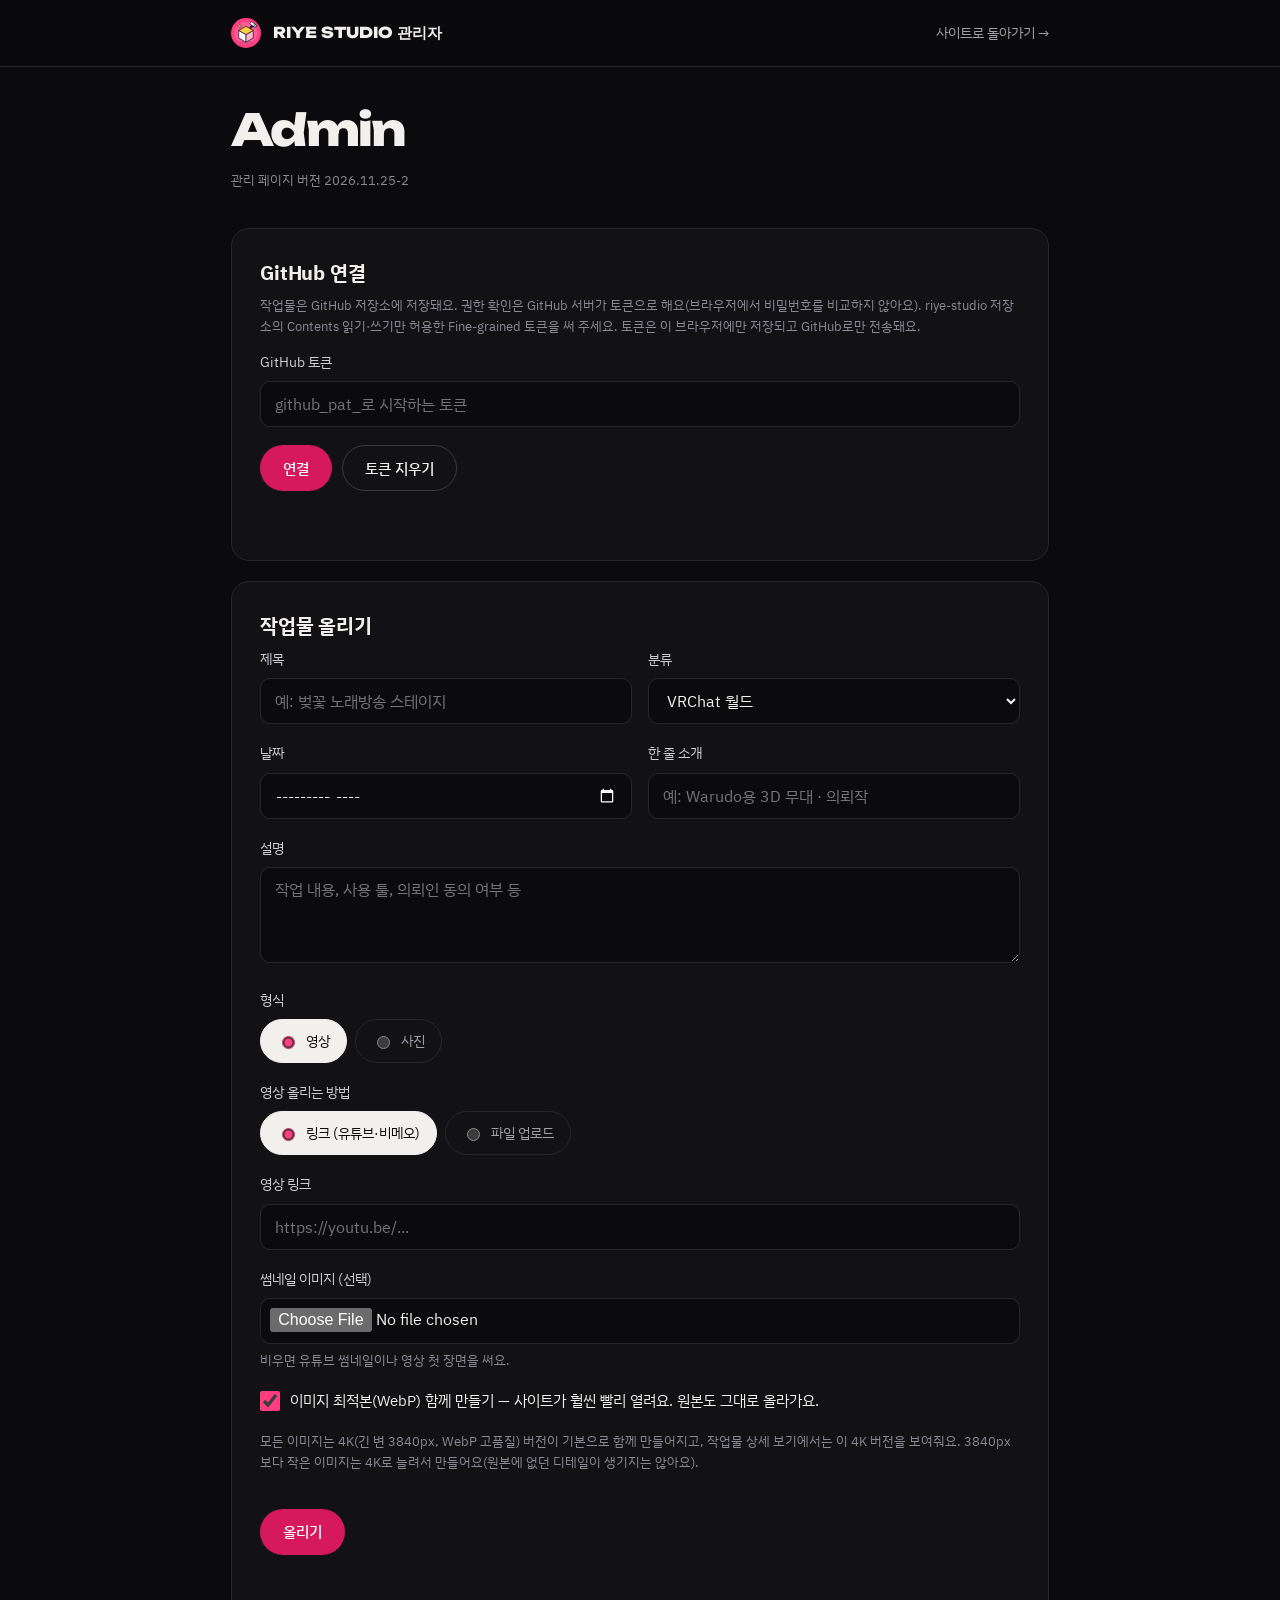
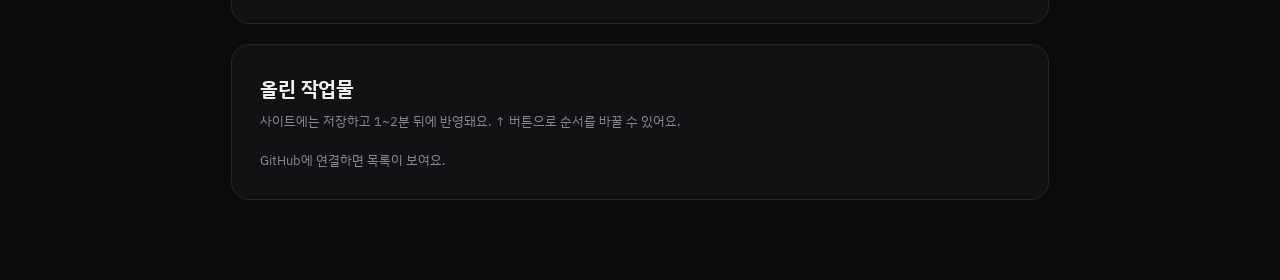
<file: admin.html>
<!DOCTYPE html>
<html lang="ko">
<head>
<meta charset="utf-8">
<meta name="viewport" content="width=device-width, initial-scale=1">
<meta name="robots" content="noindex">
<title>RIYE STUDIO 관리자</title>
<link rel="icon" href="assets/logo.svg" type="image/svg+xml">
<link href="https://fonts.googleapis.com/css2?family=IBM+Plex+Sans+KR:wght@400;500;700&family=Unbounded:wght@600;800&display=swap" rel="stylesheet">
<style>
:root{--bg:#0b0b0d;--bg2:#121215;--bg3:#1a1a1f;--line:#26262c;--ink:#f2f0ec;--mute:#a3a0aa;--dim:#8b8893;--pink:#ff3d7f;--ok:#5fd99a;color-scheme:dark}
*{box-sizing:border-box;min-width:0}
body{margin:0;background:var(--bg);color:var(--ink);font:16px/1.6 "IBM Plex Sans KR",system-ui,sans-serif}
header{position:sticky;top:0;z-index:5;background:rgba(11,11,13,.85);backdrop-filter:blur(12px);border-bottom:1px solid var(--line)}
.hd{max-width:920px;margin:0 auto;padding:12px max(4vw,16px);display:flex;align-items:center;gap:12px}
.hd img{border-radius:50%}
.hd b{font:800 15px Unbounded,sans-serif;margin-right:auto}
.hd a{color:var(--mute);font-size:14px;text-decoration:none;padding:10px 0}
.hd a:hover{color:var(--ink)}
main{max-width:920px;margin:0 auto;padding:32px max(4vw,16px) 80px;display:grid;gap:20px}
h1{font:800 clamp(28px,5vw,44px)/1.05 Unbounded,sans-serif;letter-spacing:-.04em;margin:8px 0 4px}
h2{font-size:20px;margin:0 0 6px;letter-spacing:-.01em}
section{background:var(--bg2);border:1px solid var(--line);border-radius:18px;padding:clamp(18px,3vw,28px)}
label,legend{font-size:14px;color:#cfccd4;display:block;margin-bottom:8px;padding:0}
input,select,textarea{width:100%;font:16px "IBM Plex Sans KR",sans-serif;color:var(--ink);background:var(--bg);border:1px solid var(--line);border-radius:10px;padding:10px 14px;min-height:46px}
input[type=file]{padding:9px}
input:focus-visible,select:focus-visible,textarea:focus-visible,button:focus-visible,a:focus-visible{outline:2px solid var(--pink);outline-offset:2px}
textarea{min-height:96px;resize:vertical}
fieldset{border:0;padding:0;margin:0}
.grid{display:grid;gap:18px}
.two{display:grid;grid-template-columns:minmax(0,1fr) minmax(0,1fr);gap:16px}
.seg{display:flex;flex-wrap:wrap;gap:8px}
.seg label{display:inline-flex;align-items:center;gap:8px;min-height:44px;padding:0 16px;border:1px solid var(--line);border-radius:999px;cursor:pointer;margin:0;color:var(--mute)}
.seg input{width:auto;min-height:0;accent-color:var(--pink)}
.seg label:has(input:checked){background:var(--ink);border-color:var(--ink);color:var(--bg)}
.check{display:flex;gap:10px;align-items:flex-start;font-size:15px;color:var(--ink);cursor:pointer;margin:0}
.check input{width:20px;height:20px;min-height:0;margin:2px 0 0;accent-color:var(--pink)}
.btn{min-height:46px;padding:0 22px;border-radius:999px;border:1px solid transparent;background:#d6185c;color:#fff;font:500 15px "IBM Plex Sans KR",sans-serif;cursor:pointer}
.btn.g{background:transparent;border-color:#3a3a42;color:var(--ink)}
.btn:disabled{opacity:.5;cursor:progress}
.row{display:flex;flex-wrap:wrap;gap:10px;align-items:center}
.hint{font-size:13px;color:var(--dim);margin:6px 0 0}
.status{font-size:15px;min-height:1.5em;margin:0}
.ok{color:var(--ok)}.bad{color:#ff6a9c}
.list{display:grid;gap:10px}
.item{display:flex;align-items:center;gap:12px;border:1px solid var(--line);border-radius:12px;padding:10px;background:var(--bg)}
.item img{width:72px;height:54px;object-fit:cover;border-radius:8px;flex:none;background:var(--bg3)}
.item div{flex:1}.item b{display:block;line-height:1.3}.item span{font-size:13px;color:var(--mute)}
.item button{min-height:40px;min-width:40px;padding:0 12px;border-radius:999px;border:1px solid var(--line);background:transparent;color:var(--ink);cursor:pointer;font-size:14px}
.item button:hover{border-color:var(--ink)}
.files{display:grid;gap:4px;font-size:14px;color:var(--mute)}
.bar{height:6px;border-radius:99px;background:var(--line);overflow:hidden;margin-top:10px}.bar i{display:block;height:100%;width:0;background:var(--pink);transition:width .2s}
.edit{border-color:var(--pink)}
[hidden]{display:none!important}
@media(max-width:600px){.two{grid-template-columns:minmax(0,1fr)}.item{flex-wrap:wrap}.item img{width:56px;height:42px}.row .btn{flex:1}}
</style>
</head>
<body>
<header><div class="hd"><img src="assets/logo.svg" alt="" width="30" height="30"><b>RIYE STUDIO 관리자</b><a href="./">사이트로 돌아가기 →</a></div></header>
<main>
<h1>Admin</h1>
<p class="hint" style="margin:-8px 0 18px">관리 페이지 버전 2026.11.25-2</p>

<section id="auth">
  <h2>GitHub 연결</h2>
  <p class="hint" style="margin:0 0 14px">작업물은 GitHub 저장소에 저장돼요. 권한 확인은 GitHub 서버가 토큰으로 해요(브라우저에서 비밀번호를 비교하지 않아요). riye-studio 저장소의 Contents 읽기·쓰기만 허용한 Fine-grained 토큰을 써 주세요. 토큰은 이 브라우저에만 저장되고 GitHub로만 전송돼요.</p>
  <div class="grid">
    <div><label for="tok">GitHub 토큰</label><input id="tok" type="password" autocomplete="off" placeholder="github_pat_로 시작하는 토큰"></div>
    <div class="row"><button class="btn" id="connect" type="button">연결</button><button class="btn g" id="logout" type="button">토큰 지우기</button></div>
    <p class="status" id="authMsg" role="status"></p>
  </div>
</section>

<section id="add">
  <h2>작업물 올리기</h2>
  <form id="f" class="grid" novalidate>
    <div class="two">
      <div><label for="title">제목</label><input id="title" placeholder="예: 벚꽃 노래방송 스테이지"></div>
      <div><label for="cat">분류</label><select id="cat"><option>VRChat 월드</option><option>방송 배경·무대</option><option>3D 모델링</option><option>영상</option><option>사진</option><option>기타</option></select></div>
    </div>
    <div id="subBox" hidden><label for="sub">영상 세부 분류</label><select id="sub" data-vsub></select><p class="hint">숏폼, 롱폼, 게임 영상처럼 사이트에서 영상을 더 잘게 나눠 보여줘요.</p></div>
    <div class="two">
      <div><label for="date">날짜</label><input id="date" type="month"></div>
      <div><label for="desc0">한 줄 소개</label><input id="desc0" placeholder="예: Warudo용 3D 무대 · 의뢰작"></div>
    </div>
    <div><label for="desc">설명</label><textarea id="desc" placeholder="작업 내용, 사용 툴, 의뢰인 동의 여부 등"></textarea></div>

    <fieldset><legend>형식</legend>
      <div class="seg"><label><input type="radio" name="kind" value="video" checked>영상</label><label><input type="radio" name="kind" value="photo">사진</label></div>
    </fieldset>

    <div id="videoBox" class="grid">
      <fieldset><legend>영상 올리는 방법</legend>
        <div class="seg"><label><input type="radio" name="vsrc" value="link" checked>링크 (유튜브·비메오)</label><label><input type="radio" name="vsrc" value="file">파일 업로드</label></div>
      </fieldset>
      <div id="vLink"><label for="url">영상 링크</label><input id="url" inputmode="url" placeholder="https://youtu.be/..."></div>
      <div id="vFile" hidden><label for="vfile">영상 파일</label><input id="vfile" type="file" accept="video/*"><p class="hint">mp4(H.264) 권장. 파일 하나 최대 95MB까지, 긴 영상은 유튜브 링크를 추천해요.</p></div>
      <div><label for="thumb">썸네일 이미지 (선택)</label><input id="thumb" type="file" accept="image/*"><p class="hint">비우면 유튜브 썸네일이나 영상 첫 장면을 써요.</p></div>
    </div>

    <div id="photoBox" class="grid" hidden>
      <div><label for="pfiles">사진·영상 파일</label><input id="pfiles" type="file" accept="image/*,video/*" multiple><p class="hint">사진과 영상을 여러 개 함께 고를 수 있어요. 첫 번째 사진이 썸네일이 돼요. 파일 하나 최대 95MB, 원본 해상도 그대로 저장돼요. 고화질로 보여주려면 긴 변 3840px 이상, 압축을 적게 한 JPG·PNG로 올려 주세요.</p></div>
      <div><label for="plinks">추가 영상 링크 (선택, 줄마다 하나)</label><textarea id="plinks" style="min-height:60px" placeholder="https://youtu.be/..."></textarea></div>
    </div>
    <label class="check"><input type="checkbox" id="optimize" checked> <span>이미지 최적본(WebP) 함께 만들기 — 사이트가 훨씬 빨리 열려요. 원본도 그대로 올라가요.</span></label>
    <p class="hint" style="margin:0">모든 이미지는 4K(긴 변 3840px, WebP 고품질) 버전이 기본으로 함께 만들어지고, 작업물 상세 보기에서는 이 4K 버전을 보여줘요. 3840px보다 작은 이미지는 4K로 늘려서 만들어요(원본에 없던 디테일이 생기지는 않아요).</p>
    <div class="files" id="picked"></div>

    <div><button class="btn" type="submit" id="save">올리기</button><div class="bar" hidden id="bar"><i></i></div></div>
    <p class="status" id="msg" role="status"></p>
  </form>
</section>

<section id="editBox" class="edit" hidden>
  <h2>작업물 정보 수정</h2>
  <p class="hint" style="margin:0 0 14px">제목, 분류, 날짜, 소개, 설명을 고칠 수 있어요. 이미지·영상을 바꾸려면 삭제 후 다시 올려 주세요.</p>
  <form id="ef" class="grid" novalidate>
    <div class="two">
      <div><label for="eTitle">제목</label><input id="eTitle"></div>
      <div><label for="eCat">분류</label><select id="eCat"><option>VRChat 월드</option><option>방송 배경·무대</option><option>3D 모델링</option><option>영상</option><option>사진</option><option>기타</option></select></div>
    </div>
    <div id="eSubBox" hidden><label for="eSub">영상 세부 분류</label><select id="eSub" data-vsub></select></div>
    <div class="two">
      <div><label for="eDate">날짜</label><input id="eDate" type="month"></div>
      <div><label for="eSum">한 줄 소개</label><input id="eSum"></div>
    </div>
    <div><label for="eDesc">설명</label><textarea id="eDesc"></textarea></div>
    <div class="row"><button class="btn" type="submit" id="eSave">저장</button><button class="btn g" type="button" id="eCancel">취소</button></div>
    <p class="status" id="eMsg" role="status"></p>
  </form>
</section>

<section>
  <h2>올린 작업물</h2>
  <p class="hint" style="margin:0 0 12px">사이트에는 저장하고 1~2분 뒤에 반영돼요. ↑ 버튼으로 순서를 바꿀 수 있어요.</p>
  <div class="list" id="list"><p class="hint">GitHub에 연결하면 목록이 보여요.</p></div>
</section>

</main>
<script>
{
const OWNER='Riye-web', REPO='riye-studio', BRANCH='main', API=`https://api.github.com/repos/${OWNER}/${REPO}`;
const $=id=>document.getElementById(id);
const VSUBS=['숏폼','롱폼','게임 영상','제품·광고 영상','인트로·오프닝','뮤직비디오·PV','3D 애니메이션·렌더','방송 하이라이트','기타 영상'];
const normCat=c=>c==='방송용 영상'?'영상':c;
document.querySelectorAll('[data-vsub]').forEach(s=>s.innerHTML=VSUBS.map(v=>`<option>${v}</option>`).join(''));
const subSync=()=>{$('subBox').hidden=$('cat').value!=='영상';$('eSubBox').hidden=$('eCat').value!=='영상'};
$('cat').addEventListener('change',subSync);$('eCat').addEventListener('change',subSync);
const esc=s=>String(s??'').replace(/[&<>"']/g,c=>({'&':'&amp;','<':'&lt;','>':'&gt;','"':'&quot;',"'":'&#39;'}[c]));
let token=''; try{token=localStorage.getItem('riye-gh')||''}catch(e){}
let works=[], worksSha=null, editId=null;

const gh=async(path,opt={})=>{
  const r=await fetch(API+path,{cache:'no-store',...opt,headers:{Authorization:`Bearer ${token}`,Accept:'application/vnd.github+json','X-GitHub-Api-Version':'2022-11-28',...(opt.headers||{})}});
  if(!r.ok){const t=await r.json().catch(()=>({}));const e=new Error(t.message||r.status);e.status=r.status;throw e}
  return r.status===204?null:r.json();
};
const b64Text=s=>btoa(unescape(encodeURIComponent(s)));
const fromB64Text=s=>decodeURIComponent(escape(atob(s.replace(/\n/g,''))));
const blobB64=f=>new Promise((res,rej)=>{const r=new FileReader();r.onload=()=>res(String(r.result).split(',')[1]);r.onerror=rej;r.readAsDataURL(f)});
const slug=s=>s.normalize('NFKD').replace(/[^\w.-]+/g,'-').replace(/-+/g,'-').replace(/^-|-$/g,'').toLowerCase()||'file';
const thumbOf=w=>{if(w.thumbSm||w.thumb)return w.thumbSm||w.thumb;const m=(w.media||[]).find(m=>m.type==='image');return m?(m.sm||m.src):''};

const findBars=bmp=>{
  const sw=Math.max(1,Math.round(bmp.width/8)),sh=Math.max(1,Math.round(bmp.height/8));
  const c=document.createElement('canvas');c.width=sw;c.height=sh;const x=c.getContext('2d',{willReadFrequently:true});x.drawImage(bmp,0,0,sw,sh);
  const d=x.getImageData(0,0,sw,sh).data;const dark=y=>{for(let i=0;i<sw;i++){const o=(y*sw+i)*4;if(Math.max(d[o],d[o+1],d[o+2])>24)return false}return true};
  let top=0,bot=0;while(top<sh/3&&dark(top))top++;while(bot<sh/3&&dark(sh-1-bot))bot++;
  return top>sh*.02&&bot>sh*.02?[Math.round(top*bmp.height/sh),Math.round(bot*bmp.height/sh)]:[0,0];
};
// WebP 최적본: 긴 변 기준으로 줄여서 WebP로 변환 (GIF·SVG는 원본만)
const toWebp=async(file,max,q=.82,up=false)=>{
  if(!/^image\/(png|jpe?g|webp|bmp)$/.test(file.type))return null;
  const bmp=await createImageBitmap(file);
  // 위아래 검은 여백(레터박스)이 있으면 최적본에서만 잘라내요. 원본은 그대로 올라가요.
  const [t,bt]=findBars(bmp), sh=bmp.height-t-bt;
  const k=up?max/Math.max(bmp.width,sh):Math.min(1,max/Math.max(bmp.width,sh));
  const w=Math.round(bmp.width*k),h=Math.round(sh*k);
  const c=document.createElement('canvas');c.width=w;c.height=h;
  const cx=c.getContext('2d');cx.imageSmoothingEnabled=true;cx.imageSmoothingQuality='high';cx.drawImage(bmp,0,t,bmp.width,sh,0,0,w,h);bmp.close&&bmp.close();
  const blob=await new Promise(r=>c.toBlob(r,'image/webp',q));
  if(!blob||blob.type!=='image/webp')return null;
  blob.w=w;blob.scaled=k<1;return blob;
};

const loadWorks=async()=>{
  // 브랜치 이름으로 읽으면 저장 직후 몇 초 동안 옛 목록이 올 수 있어서, 최신 커밋을 먼저 확인하고 그 커밋 기준으로 읽어요
  let ref=BRANCH;try{const r=await gh(`/git/ref/heads/${BRANCH}?t=${Date.now()}`);if(r&&r.object&&r.object.sha)ref=r.object.sha}catch(e){}
  try{const d=await gh(`/contents/works.json?ref=${ref}&t=${Date.now()}`);worksSha=d.sha;works=JSON.parse(fromB64Text(d.content)||'[]')}
  catch(e){if(e.status===404){works=[];worksSha=null}else throw e}
  renderList();
};
const saveWorks=async(msg)=>{
  const body={message:msg,content:b64Text(JSON.stringify(works,null,2)+'\n'),branch:BRANCH};
  if(worksSha) body.sha=worksSha;
  const d=await gh('/contents/works.json',{method:'PUT',body:JSON.stringify(body)});
  worksSha=d.content.sha;
};
// 항상 GitHub의 최신 목록을 받아서 바꾼 뒤 저장해요. 다른 저장과 겹치면(409) 최신본으로 다시 시도해요.
const updateWorks=async(msg,fn)=>{
  for(let t=0;t<6;t++){
    await loadWorks();fn(works);
    try{await saveWorks(msg);renderList();return}
    catch(e){if(e.status!==409&&!/does not match/i.test(e.message))throw e;await new Promise(r=>setTimeout(r,1000*(t+1)))}
  }
  throw new Error('저장이 계속 겹쳐요. 잠시 뒤 다시 시도해 주세요');
};
const renderList=()=>{
  $('list').innerHTML=works.length?works.map(w=>{const t=thumbOf(w);return `<div class="item">${t?`<img src="${esc(t)}" alt="" loading="lazy">`:''}<div><b>${esc(w.title)}</b><span>${esc([w.kind==='photo'?'사진':'영상',[normCat(w.category),w.sub].filter(Boolean).join(' · '),w.date,`미디어 ${(w.media||[]).length}개`].filter(Boolean).join(' · '))}</span></div><button type="button" data-up="${esc(w.id)}" aria-label="${esc(w.title)} 위로">↑</button><button type="button" data-edit="${esc(w.id)}">편집</button><button type="button" data-del="${esc(w.id)}">삭제</button></div>`}).join(''):'<p class="hint">아직 올린 작업물이 없어요.</p>';
};

const connect=async()=>{
  token=$('tok').value.trim()||token;
  if(!token){$('authMsg').innerHTML='<span class="bad">토큰을 넣어주세요.</span>';return}
  $('authMsg').textContent='확인 중…';
  try{
    const r=await gh('');
    if(!r.permissions||!r.permissions.push) throw new Error('이 토큰은 저장소 쓰기 권한이 없어요');
    try{localStorage.setItem('riye-gh',token)}catch(e){}
    $('tok').value='';$('authMsg').innerHTML=`<span class="ok">${esc(r.full_name)} 연결됨</span>`;
    await loadWorks();
  }catch(e){$('authMsg').innerHTML=`<span class="bad">연결 실패: ${esc(e.message)}</span>`}
};
$('connect').addEventListener('click',connect);
$('logout').addEventListener('click',()=>{token='';try{localStorage.removeItem('riye-gh')}catch(e){}$('authMsg').textContent='토큰을 지웠어요.';$('list').innerHTML='<p class="hint">GitHub에 연결하면 목록이 보여요.</p>'});
if(token) connect();

const kind=()=>document.querySelector('input[name=kind]:checked').value;
const vsrc=()=>document.querySelector('input[name=vsrc]:checked').value;
const sync=()=>{
  $('videoBox').hidden=kind()!=='video';$('photoBox').hidden=kind()!=='photo';
  $('vLink').hidden=vsrc()!=='link';$('vFile').hidden=vsrc()!=='file';
  const fs=kind()==='photo'?[...$('pfiles').files]:[...(vsrc()==='file'?$('vfile').files:[]),...$('thumb').files];
  $('picked').innerHTML=fs.map(f=>`<span>${f.type.startsWith('video')?'🎬':'🖼'} ${esc(f.name)} · ${(f.size/1048576).toFixed(1)}MB${f.size>95*1048576?' <b class="bad">너무 커요</b>':''}</span>`).join('');
};
$('f').addEventListener('change',sync);sync();

const isLink=u=>/^https?:\/\/\S+$/i.test(u);
$('f').addEventListener('submit',async e=>{
  e.preventDefault();
  const msg=$('msg'),bar=$('bar'),fill=bar.firstElementChild;
  if(!token){msg.innerHTML='<span class="bad">먼저 GitHub에 연결해 주세요.</span>';return}
  const title=$('title').value.trim();
  if(!title){msg.innerHTML='<span class="bad">제목을 넣어주세요.</span>';$('title').focus();return}
  const k=kind(), uploads=[], media=[];let thumbFile=null;
  if(k==='video'){
    if(vsrc()==='link'){const u=$('url').value.trim();if(!isLink(u)){msg.innerHTML='<span class="bad">영상 링크를 확인해 주세요.</span>';return}media.push({type:'link',src:u})}
    else{const f=$('vfile').files[0];if(!f){msg.innerHTML='<span class="bad">영상 파일을 골라주세요.</span>';return}uploads.push({f,type:'video'})}
    thumbFile=$('thumb').files[0]||null;
  }else{
    const fs=[...$('pfiles').files];
    const links=$('plinks').value.split('\n').map(s=>s.trim()).filter(Boolean);
    if(!fs.length&&!links.length){msg.innerHTML='<span class="bad">사진이나 영상을 골라주세요.</span>';return}
    if(links.some(l=>!isLink(l))){msg.innerHTML='<span class="bad">영상 링크 형식을 확인해 주세요.</span>';return}
    fs.forEach(f=>uploads.push({f,type:f.type.startsWith('video')?'video':'image'}));
    links.forEach(l=>media.push({type:'link',src:l}));
  }
  const all=[...uploads.map(u=>u.f),...(thumbFile?[thumbFile]:[])];
  if(all.some(f=>f.size>95*1048576)){msg.innerHTML='<span class="bad">95MB가 넘는 파일이 있어요. 유튜브 링크로 올려주세요.</span>';return}
  const opt=$('optimize').checked, hd=opt;
  const nImg=all.filter(f=>f.type.startsWith('image')).length;

  const id=new Date().toISOString().slice(0,10).replace(/-/g,'')+'-'+Math.random().toString(36).slice(2,7);
  $('save').disabled=true;bar.hidden=false;fill.style.width='0%';
  try{
    const total=all.length+(opt?nImg*(hd?3:2):0)+1;let done=0;
    const putBlob=async(blob,path,label)=>{
      msg.textContent=`올리는 중: ${label}`;
      await gh('/contents/'+path.split('/').map(encodeURIComponent).join('/'),{method:'PUT',body:JSON.stringify({message:`포트폴리오 파일: ${title}`,content:await blobB64(blob),branch:BRANCH})});
      fill.style.width=(++done/total*100)+'%';return path;
    };
    const putFile=async(f,i)=>{
      const base=`works/${id}/${String(i).padStart(2,'0')}-${slug(f.name)}`;
      const out={src:await putBlob(f,base,f.name)};
      if(opt&&f.type.startsWith('image')){
        const stem=base.replace(/\.[^./]+$/,'');
        try{
          const big=await toWebp(f,1600); if(big){out.opt=await putBlob(big,stem+'.opt.webp',f.name+' (최적본)');out.optW=big.w} else done++;
          const sm=await toWebp(f,720); if(sm){out.sm=await putBlob(sm,stem+'.sm.webp',f.name+' (작은 최적본)');out.smW=sm.w} else done++;
          if(hd){const h=await toWebp(f,3840,.92,true); if(h){out.hd=await putBlob(h,stem+'.4k.webp',f.name+' (고화질)');out.hdW=h.w} else done++}
        }catch(err){done=Math.min(total-1,done+2)}
      }
      return out;
    };
    const fileMedia=[];
    for(let i=0;i<uploads.length;i++){const r=await putFile(uploads[i].f,i+1);fileMedia.push({type:uploads[i].type,...r})}
    let thumb={};
    if(thumbFile){const r=await putFile(thumbFile,0);thumb={thumb:r.src,...(r.sm?{thumbSm:r.sm}:{})}}
    msg.textContent='목록 저장 중…';
    const entry={id,title,kind:k,category:$('cat').value,...($('cat').value==='영상'?{sub:$('sub').value}:{}),date:$('date').value.replace('-','.'),summary:$('desc0').value.trim(),desc:$('desc').value.trim(),...thumb,media:[...fileMedia,...media]};
    await updateWorks(`포트폴리오 추가: ${title}`,ws=>{if(!ws.some(x=>x.id===id))ws.unshift(entry)});
    fill.style.width='100%';
    msg.innerHTML='<span class="ok">올렸어요! 1~2분 뒤 사이트에 나와요.</span>';
    HTMLFormElement.prototype.reset.call($('f'));sync();subSync();
  }catch(err){msg.innerHTML=`<span class="bad">실패했어요: ${esc(err.message)}</span>`}
  finally{$('save').disabled=false;setTimeout(()=>bar.hidden=true,1500)}
});

// 편집
const openEdit=w=>{
  editId=w.id;$('editBox').hidden=false;
  $('eTitle').value=w.title||'';$('eCat').value=normCat(w.category)||'기타';$('eSub').value=w.sub||VSUBS[0];subSync();$('eDate').value=(w.date||'').replace('.','-');$('eSum').value=w.summary||'';$('eDesc').value=w.desc||'';$('eMsg').textContent='';
  $('editBox').scrollIntoView({behavior:'smooth',block:'start'});$('eTitle').focus({preventScroll:true});
};
$('eCancel').addEventListener('click',()=>{editId=null;$('editBox').hidden=true});
$('ef').addEventListener('submit',async e=>{
  e.preventDefault();
  if(!editId)return;
  const title=$('eTitle').value.trim();
  if(!title){$('eMsg').innerHTML='<span class="bad">제목을 넣어주세요.</span>';return}
  $('eSave').disabled=true;$('eMsg').textContent='저장 중…';
  try{
    const ch={title,category:$('eCat').value,date:$('eDate').value.replace('-','.'),summary:$('eSum').value.trim(),desc:$('eDesc').value.trim()},sv=$('eSub').value;
    await updateWorks(`포트폴리오 수정: ${title}`,ws=>{
      const w=ws.find(x=>x.id===editId);if(!w)throw new Error('작업물을 찾지 못했어요');
      Object.assign(w,ch);if(w.category==='영상')w.sub=sv;else delete w.sub;
    });
    $('eMsg').innerHTML='<span class="ok">저장했어요! 1~2분 뒤 사이트에 반영돼요.</span>';
  }catch(err){$('eMsg').innerHTML=`<span class="bad">저장 실패: ${esc(err.message)}</span>`}
  finally{$('eSave').disabled=false}
});

$('list').addEventListener('click',async e=>{
  const b=e.target.closest('button');if(!b)return;
  const id=b.dataset.del||b.dataset.up||b.dataset.edit;
  const i=works.findIndex(w=>w.id===id);if(i<0) return;
  if(b.dataset.edit){openEdit(works[i]);return}
  if(b.dataset.del){
    if(b.dataset.sure!=='1'){b.dataset.sure='1';b.textContent='한 번 더 누르면 삭제';setTimeout(()=>{b.dataset.sure='';b.textContent='삭제'},4000);return}
    const t=works[i].title;
    try{await updateWorks(`포트폴리오 삭제: ${t}`,ws=>{const k=ws.findIndex(x=>x.id===id);if(k>-1)ws.splice(k,1)})}catch(err){alert2(err)}
  }else if(i>0){
    try{await updateWorks('포트폴리오 순서 변경',ws=>{const k=ws.findIndex(x=>x.id===id);if(k>0)[ws[k-1],ws[k]]=[ws[k],ws[k-1]]})}catch(err){alert2(err)}
  }
});
const alert2=err=>{$('msg').innerHTML=`<span class="bad">저장 실패: ${esc(err.message)} — 새로고침 후 다시 해주세요.</span>`};
}
</script>
</body>
</html>
</file>
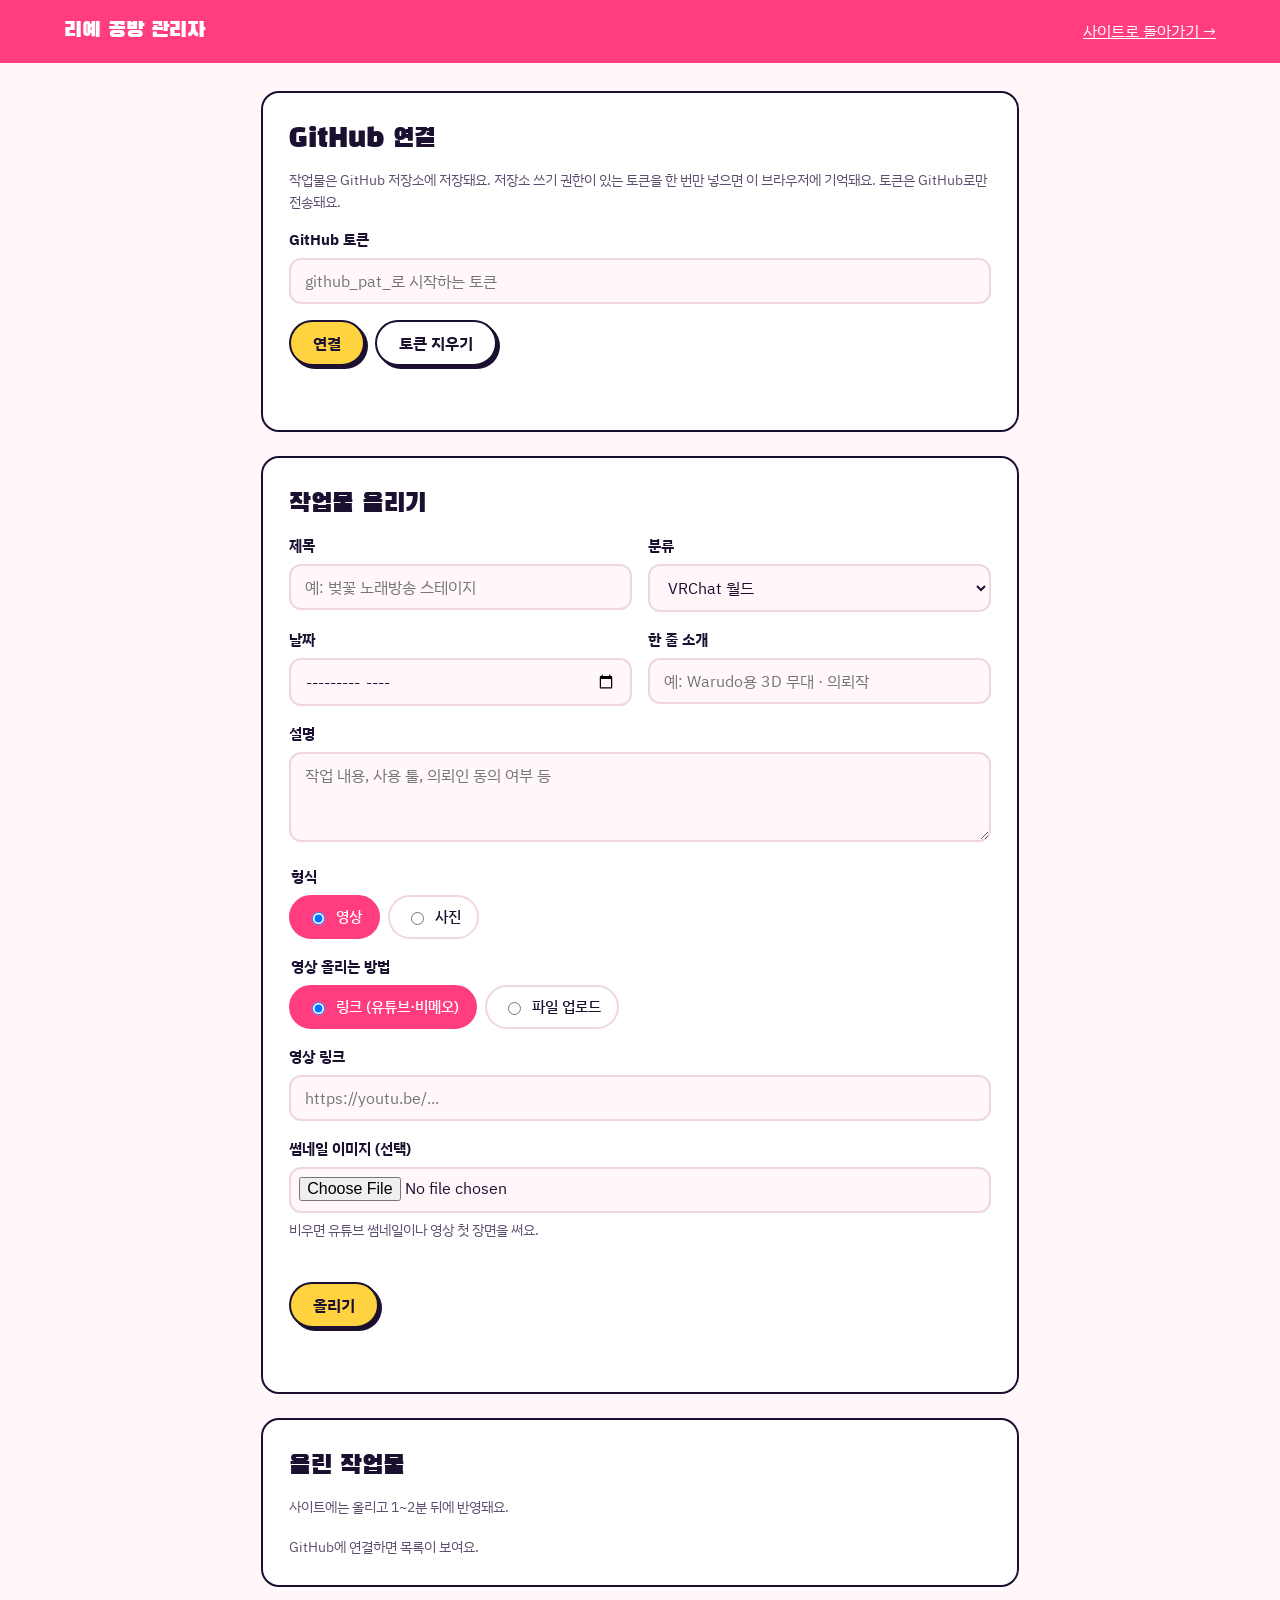
<file: admin.legacy.html>
<!DOCTYPE html>
<html lang="ko">
<head>
<meta charset="utf-8">
<meta name="viewport" content="width=device-width, initial-scale=1">
<meta name="robots" content="noindex">
<title>리예 공방 관리자</title>
<link href="https://fonts.googleapis.com/css2?family=Black+Han+Sans&family=IBM+Plex+Sans+KR:wght@400;500;700&display=swap" rel="stylesheet">
<style>
:root{color-scheme:light dark;--bg:light-dark(#fff7f9,#170d1f);--ink:light-dark(#1b1030,#f8eefc);--mute:light-dark(#5d4d6e,#c4b2d4);--card:light-dark(#fff,#24152f);--line:light-dark(#f0d6e0,#3a2647);--pink:#ff3d7f;--yel:#ffd23f}
*{box-sizing:border-box;min-width:0}
body{margin:0;background:var(--bg);color:var(--ink);font:16px/1.6 "IBM Plex Sans KR",system-ui,sans-serif}
header{background:var(--pink);color:#fff;padding:14px max(5vw,16px);display:flex;flex-wrap:wrap;gap:10px;align-items:center;justify-content:space-between}
header b{font-family:"Black Han Sans";font-size:22px;font-weight:400}
header a{color:#fff}
main{max-width:860px;margin:0 auto;padding:28px max(4vw,16px) 64px;display:grid;gap:24px}
h2{font-family:"Black Han Sans";font-weight:400;font-size:26px;margin:0 0 8px}
section{background:var(--card);border:2px solid light-dark(#1b1030,#5a3d6e);border-radius:18px;padding:clamp(16px,3vw,26px)}
label,legend{font-weight:700;font-size:15px;display:block;margin-bottom:6px}
input,select,textarea{width:100%;font:16px "IBM Plex Sans KR";color:var(--ink);background:var(--bg);border:2px solid var(--line);border-radius:12px;padding:10px 14px;min-height:46px}
input[type=file]{padding:8px}
textarea{min-height:90px;resize:vertical}
fieldset{border:0;padding:0;margin:0}
.grid{display:grid;gap:16px}
.two{display:grid;grid-template-columns:minmax(0,1fr) minmax(0,1fr);gap:16px}
.seg{display:flex;flex-wrap:wrap;gap:8px}
.seg label{display:inline-flex;align-items:center;gap:8px;min-height:44px;padding:0 16px;border:2px solid var(--line);border-radius:999px;cursor:pointer;font-weight:500;margin:0}
.seg input{width:auto;min-height:0}
.seg label:has(input:checked){background:var(--pink);border-color:var(--pink);color:#fff}
.btn{min-height:46px;padding:0 22px;border-radius:999px;border:2px solid #1b1030;background:var(--yel);color:#1b1030;font:700 16px "IBM Plex Sans KR";cursor:pointer;box-shadow:3px 3px 0 #1b1030}
.btn.g{background:var(--card);color:var(--ink)}
.btn:disabled{opacity:.5;cursor:wait}
.hint{font-size:14px;color:var(--mute);margin:6px 0 0}
.status{font-size:15px;min-height:1.5em;margin:0}
.ok{color:#14a05a}.bad{color:#e62a6c}
.list{display:grid;gap:10px}
.item{display:flex;align-items:center;gap:12px;border:1px solid var(--line);border-radius:12px;padding:10px 12px}
.item div{flex:1}.item b{display:block}.item span{font-size:14px;color:var(--mute)}
.item button{min-height:40px;padding:0 14px;border-radius:999px;border:2px solid var(--line);background:transparent;color:var(--ink);cursor:pointer;font:500 14px "IBM Plex Sans KR"}
.files{display:grid;gap:6px;margin-top:8px;font-size:14px;color:var(--mute)}
.bar{height:8px;border-radius:99px;background:var(--line);overflow:hidden;margin-top:8px}.bar i{display:block;height:100%;width:0;background:var(--pink);transition:width .2s}
[hidden]{display:none!important}
input:focus-visible,select:focus-visible,textarea:focus-visible,.btn:focus-visible,.seg label:has(input:focus-visible){outline:3px solid #5865f2;outline-offset:2px}
@media(max-width:600px){.two{grid-template-columns:minmax(0,1fr)}}
</style>
</head>
<body>
<header><b>리예 공방 관리자</b><a href="./">사이트로 돌아가기 →</a></header>
<main>

<section id="auth">
  <h2>GitHub 연결</h2>
  <p class="hint" style="margin:0 0 14px">작업물은 GitHub 저장소에 저장돼요. 저장소 쓰기 권한이 있는 토큰을 한 번만 넣으면 이 브라우저에 기억돼요. 토큰은 GitHub로만 전송돼요.</p>
  <div class="grid">
    <div><label for="tok">GitHub 토큰</label><input id="tok" type="password" autocomplete="off" placeholder="github_pat_로 시작하는 토큰"></div>
    <div style="display:flex;flex-wrap:wrap;gap:10px"><button class="btn" id="connect" type="button">연결</button><button class="btn g" id="logout" type="button">토큰 지우기</button></div>
    <p class="status" id="authMsg"></p>
  </div>
</section>

<section id="add">
  <h2>작업물 올리기</h2>
  <form id="f" class="grid" novalidate>
    <div class="two">
      <div><label for="title">제목</label><input id="title" placeholder="예: 벚꽃 노래방송 스테이지"></div>
      <div><label for="cat">분류</label><select id="cat"><option>VRChat 월드</option><option>방송 배경·무대</option><option>3D 모델링</option><option>방송용 영상</option><option>사진</option><option>기타</option></select></div>
    </div>
    <div class="two">
      <div><label for="date">날짜</label><input id="date" type="month"></div>
      <div><label for="desc0">한 줄 소개</label><input id="desc0" placeholder="예: Warudo용 3D 무대 · 의뢰작"></div>
    </div>
    <div><label for="desc">설명</label><textarea id="desc" placeholder="작업 내용, 사용 툴, 의뢰인 동의 여부 등"></textarea></div>

    <fieldset><legend>형식</legend>
      <div class="seg"><label><input type="radio" name="kind" value="video" checked>영상</label><label><input type="radio" name="kind" value="photo">사진</label></div>
    </fieldset>

    <div id="videoBox" class="grid">
      <fieldset><legend>영상 올리는 방법</legend>
        <div class="seg"><label><input type="radio" name="vsrc" value="link" checked>링크 (유튜브·비메오)</label><label><input type="radio" name="vsrc" value="file">파일 업로드</label></div>
      </fieldset>
      <div id="vLink"><label for="url">영상 링크</label><input id="url" inputmode="url" placeholder="https://youtu.be/..."></div>
      <div id="vFile" hidden><label for="vfile">영상 파일</label><input id="vfile" type="file" accept="video/*"><p class="hint">mp4(H.264) 권장. 파일 하나 최대 95MB까지, 긴 영상은 유튜브 링크를 추천해요.</p></div>
      <div><label for="thumb">썸네일 이미지 (선택)</label><input id="thumb" type="file" accept="image/*"><p class="hint">비우면 유튜브 썸네일이나 영상 첫 장면을 써요.</p></div>
    </div>

    <div id="photoBox" class="grid" hidden>
      <div><label for="pfiles">사진·영상 파일</label><input id="pfiles" type="file" accept="image/*,video/*" multiple><p class="hint">사진과 영상을 여러 개 함께 고를 수 있어요. 첫 번째 사진이 썸네일이 돼요.</p></div>
      <div><label for="plinks">추가 영상 링크 (선택, 줄마다 하나)</label><textarea id="plinks" style="min-height:60px" placeholder="https://youtu.be/..."></textarea></div>
    </div>
    <div class="files" id="picked"></div>

    <div><button class="btn" type="submit" id="save">올리기</button><div class="bar" hidden id="bar"><i></i></div></div>
    <p class="status" id="msg" role="status"></p>
  </form>
</section>

<section>
  <h2>올린 작업물</h2>
  <p class="hint" style="margin:0 0 12px">사이트에는 올리고 1~2분 뒤에 반영돼요.</p>
  <div class="list" id="list"><p class="hint">GitHub에 연결하면 목록이 보여요.</p></div>
</section>

</main>
<script>
{
const OWNER='Riye-web', REPO='riye-studio', BRANCH='main', API=`https://api.github.com/repos/${OWNER}/${REPO}`;
const $=id=>document.getElementById(id);
const esc=s=>String(s??'').replace(/[&<>"']/g,c=>({'&':'&amp;','<':'&lt;','>':'&gt;','"':'&quot;',"'":'&#39;'}[c]));
let token=''; try{token=localStorage.getItem('riye-gh')||''}catch(e){}
let works=[], worksSha=null;

const gh=async(path,opt={})=>{
  const r=await fetch(API+path,{...opt,headers:{Authorization:`Bearer ${token}`,Accept:'application/vnd.github+json','X-GitHub-Api-Version':'2022-11-28',...(opt.headers||{})}});
  if(!r.ok){const t=await r.json().catch(()=>({}));const e=new Error(t.message||r.status);e.status=r.status;throw e}
  return r.status===204?null:r.json();
};
const b64Text=s=>btoa(unescape(encodeURIComponent(s)));
const fromB64Text=s=>decodeURIComponent(escape(atob(s.replace(/\n/g,''))));
const fileB64=f=>new Promise((res,rej)=>{const r=new FileReader();r.onload=()=>res(String(r.result).split(',')[1]);r.onerror=rej;r.readAsDataURL(f)});
const slug=s=>s.normalize('NFKD').replace(/[^\w.-]+/g,'-').replace(/-+/g,'-').replace(/^-|-$/g,'').toLowerCase()||'file';

const loadWorks=async()=>{
  try{const d=await gh(`/contents/works.json?ref=${BRANCH}`);worksSha=d.sha;works=JSON.parse(fromB64Text(d.content)||'[]')}
  catch(e){if(e.status===404){works=[];worksSha=null}else throw e}
  renderList();
};
const saveWorks=async(msg)=>{
  const body={message:msg,content:b64Text(JSON.stringify(works,null,2)+'\n'),branch:BRANCH};
  if(worksSha) body.sha=worksSha;
  const d=await gh('/contents/works.json',{method:'PUT',body:JSON.stringify(body)});
  worksSha=d.content.sha;
};
const renderList=()=>{
  $('list').innerHTML=works.length?works.map(w=>`<div class="item"><div><b>${esc(w.title)}</b><span>${esc([w.kind==='photo'?'사진':'영상',w.category,w.date,`미디어 ${(w.media||[]).length}개`].filter(Boolean).join(' · '))}</span></div><button type="button" data-up="${esc(w.id)}" aria-label="위로">↑</button><button type="button" data-del="${esc(w.id)}">삭제</button></div>`).join(''):'<p class="hint">아직 올린 작업물이 없어요.</p>';
};

const connect=async()=>{
  token=$('tok').value.trim()||token;
  if(!token){$('authMsg').innerHTML='<span class="bad">토큰을 넣어주세요.</span>';return}
  $('authMsg').textContent='확인 중…';
  try{
    const r=await gh('');
    if(!r.permissions||!r.permissions.push) throw new Error('이 토큰은 저장소 쓰기 권한이 없어요');
    try{localStorage.setItem('riye-gh',token)}catch(e){}
    $('tok').value='';$('authMsg').innerHTML=`<span class="ok">${esc(r.full_name)} 연결됨</span>`;
    await loadWorks();
  }catch(e){$('authMsg').innerHTML=`<span class="bad">연결 실패: ${esc(e.message)}</span>`}
};
$('connect').addEventListener('click',connect);
$('logout').addEventListener('click',()=>{token='';try{localStorage.removeItem('riye-gh')}catch(e){}$('authMsg').textContent='토큰을 지웠어요.';$('list').innerHTML='<p class="hint">GitHub에 연결하면 목록이 보여요.</p>'});
if(token) connect();

const kind=()=>document.querySelector('input[name=kind]:checked').value;
const vsrc=()=>document.querySelector('input[name=vsrc]:checked').value;
const sync=()=>{
  $('videoBox').hidden=kind()!=='video';$('photoBox').hidden=kind()!=='photo';
  $('vLink').hidden=vsrc()!=='link';$('vFile').hidden=vsrc()!=='file';
  const fs=kind()==='photo'?[...$('pfiles').files]:[...(vsrc()==='file'?$('vfile').files:[]),...$('thumb').files];
  $('picked').innerHTML=fs.map(f=>`<span>${f.type.startsWith('video')?'🎬':'🖼'} ${esc(f.name)} · ${(f.size/1048576).toFixed(1)}MB${f.size>95*1048576?' <b class="bad">너무 커요</b>':''}</span>`).join('');
};
$('f').addEventListener('change',sync);sync();

const isLink=u=>/^https?:\/\/\S+$/i.test(u);
$('f').addEventListener('submit',async e=>{
  e.preventDefault();
  const msg=$('msg'),bar=$('bar'),fill=bar.firstElementChild;
  if(!token){msg.innerHTML='<span class="bad">먼저 GitHub에 연결해 주세요.</span>';return}
  const title=$('title').value.trim();
  if(!title){msg.innerHTML='<span class="bad">제목을 넣어주세요.</span>';$('title').focus();return}
  const k=kind(), uploads=[], media=[];let thumbFile=null;
  if(k==='video'){
    if(vsrc()==='link'){const u=$('url').value.trim();if(!isLink(u)){msg.innerHTML='<span class="bad">영상 링크를 확인해 주세요.</span>';return}media.push({type:'link',src:u})}
    else{const f=$('vfile').files[0];if(!f){msg.innerHTML='<span class="bad">영상 파일을 골라주세요.</span>';return}uploads.push({f,type:'video'})}
    thumbFile=$('thumb').files[0]||null;
  }else{
    const fs=[...$('pfiles').files];
    const links=$('plinks').value.split('\n').map(s=>s.trim()).filter(Boolean);
    if(!fs.length&&!links.length){msg.innerHTML='<span class="bad">사진이나 영상을 골라주세요.</span>';return}
    if(links.some(l=>!isLink(l))){msg.innerHTML='<span class="bad">영상 링크 형식을 확인해 주세요.</span>';return}
    fs.forEach(f=>uploads.push({f,type:f.type.startsWith('video')?'video':'image'}));
    links.forEach(l=>media.push({type:'link',src:l}));
  }
  const all=[...uploads.map(u=>u.f),...(thumbFile?[thumbFile]:[])];
  if(all.some(f=>f.size>95*1048576)){msg.innerHTML='<span class="bad">95MB가 넘는 파일이 있어요. 유튜브 링크로 올려주세요.</span>';return}

  const id=new Date().toISOString().slice(0,10).replace(/-/g,'')+'-'+Math.random().toString(36).slice(2,7);
  $('save').disabled=true;bar.hidden=false;fill.style.width='0%';
  try{
    const total=all.length+1;let done=0;
    const put=async(f,i)=>{
      const path=`works/${id}/${String(i).padStart(2,'0')}-${slug(f.name)}`;
      msg.textContent=`올리는 중: ${f.name}`;
      await gh('/contents/'+path.split('/').map(encodeURIComponent).join('/'),{method:'PUT',body:JSON.stringify({message:`포트폴리오 파일: ${title}`,content:await fileB64(f),branch:BRANCH})});
      fill.style.width=(++done/total*100)+'%';return path;
    };
    const fileMedia=[];
    for(let i=0;i<uploads.length;i++) fileMedia.push({type:uploads[i].type,src:await put(uploads[i].f,i+1)});
    const thumb=thumbFile?await put(thumbFile,0):undefined;
    msg.textContent='목록 저장 중…';
    await loadWorks();
    works.unshift({id,title,kind:k,category:$('cat').value,date:$('date').value.replace('-','.'),summary:$('desc0').value.trim(),desc:$('desc').value.trim(),...(thumb?{thumb}:{}),media:[...fileMedia,...media]});
    await saveWorks(`포트폴리오 추가: ${title}`);
    fill.style.width='100%';renderList();
    msg.innerHTML='<span class="ok">올렸어요! 1~2분 뒤 사이트에 나와요.</span>';
    $('f').reset();sync();
  }catch(err){msg.innerHTML=`<span class="bad">실패했어요: ${esc(err.message)}</span>`}
  finally{$('save').disabled=false;setTimeout(()=>bar.hidden=true,1500)}
});

$('list').addEventListener('click',async e=>{
  const del=e.target.closest('[data-del]'),up=e.target.closest('[data-up]');
  if(!del&&!up) return;
  const id=(del||up).dataset.del||(del||up).dataset.up;
  const i=works.findIndex(w=>w.id===id);if(i<0) return;
  if(del){
    if(del.dataset.sure!=='1'){del.dataset.sure='1';del.textContent='한 번 더 누르면 삭제';setTimeout(()=>{del.dataset.sure='';del.textContent='삭제'},4000);return}
    const [w]=works.splice(i,1);
    try{await saveWorks(`포트폴리오 삭제: ${w.title}`);renderList()}catch(err){works.splice(i,0,w);alert2(err)}
  }else if(i>0){
    [works[i-1],works[i]]=[works[i],works[i-1]];
    try{await saveWorks('포트폴리오 순서 변경');renderList()}catch(err){[works[i-1],works[i]]=[works[i],works[i-1]];alert2(err)}
  }
});
const alert2=err=>{$('msg').innerHTML=`<span class="bad">저장 실패: ${esc(err.message)} — 새로고침 후 다시 해주세요.</span>`};
}
</script>
</body>
</html>
</file>
